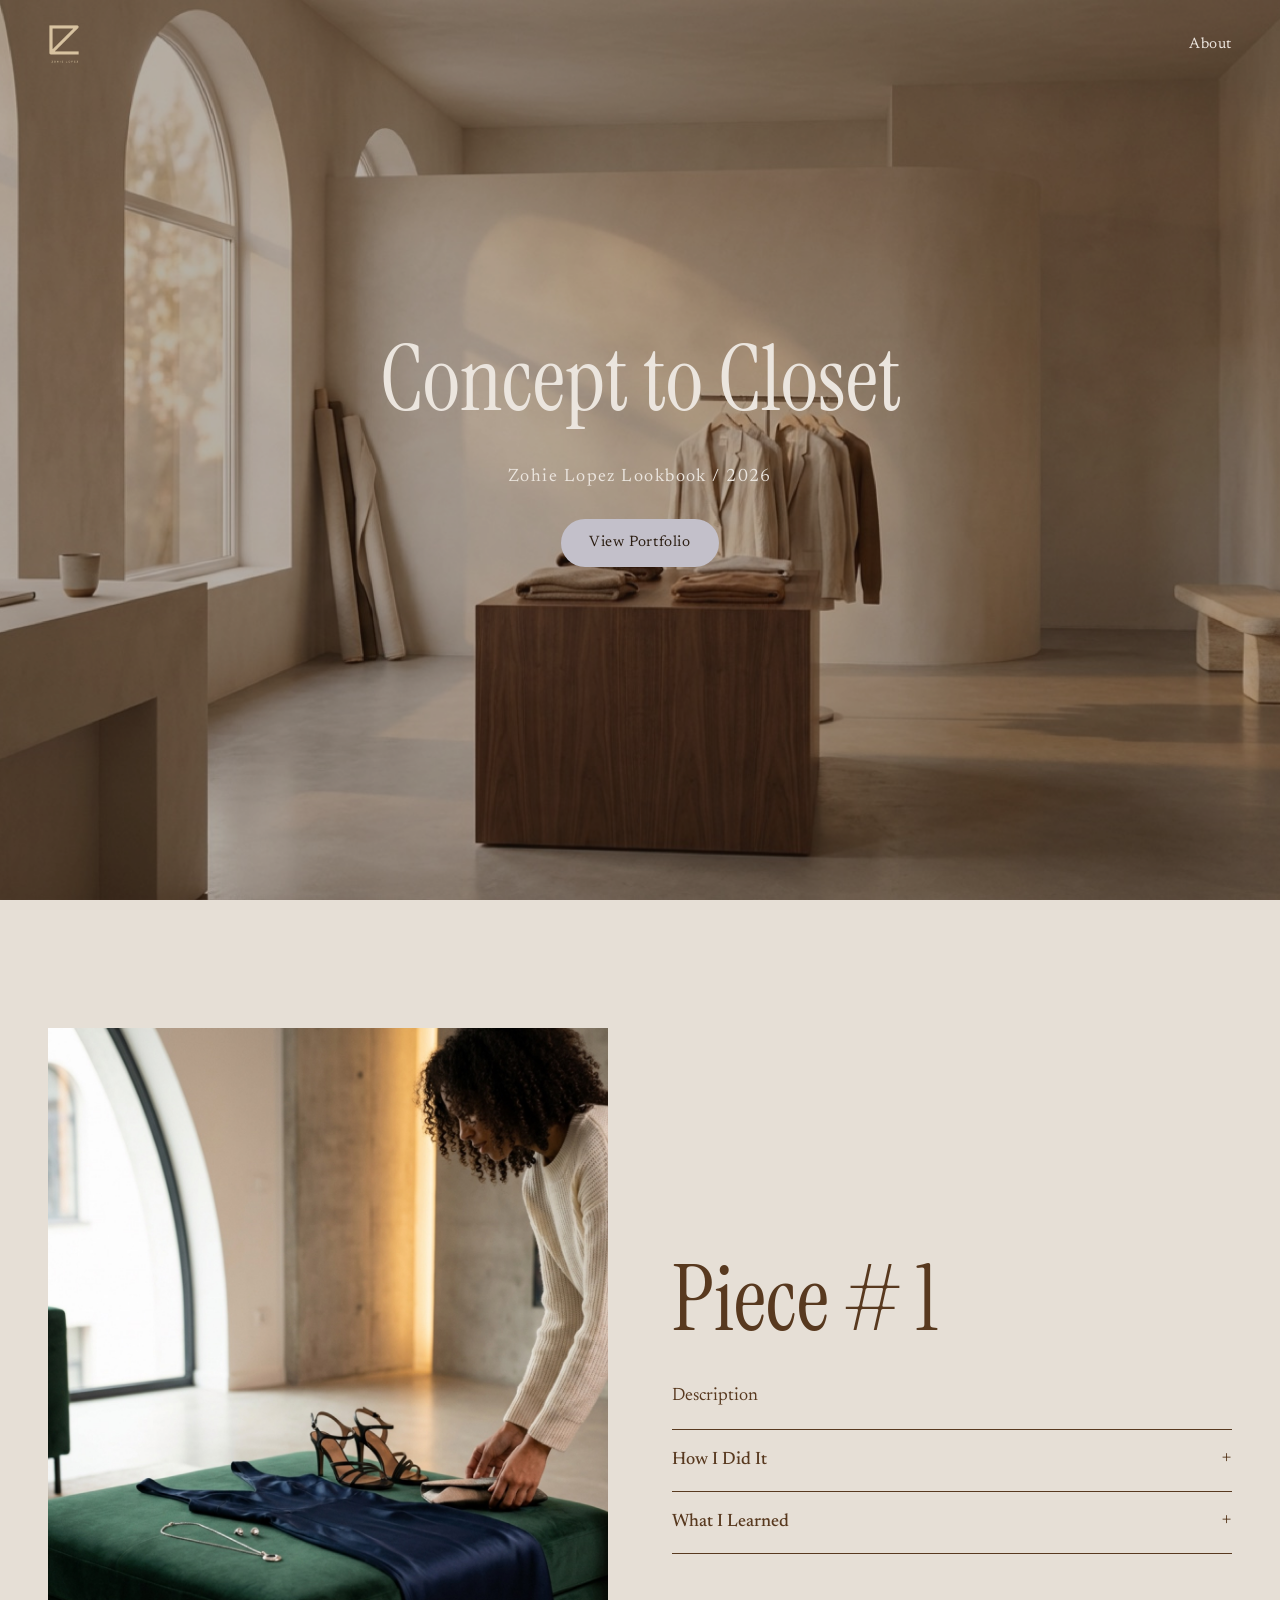
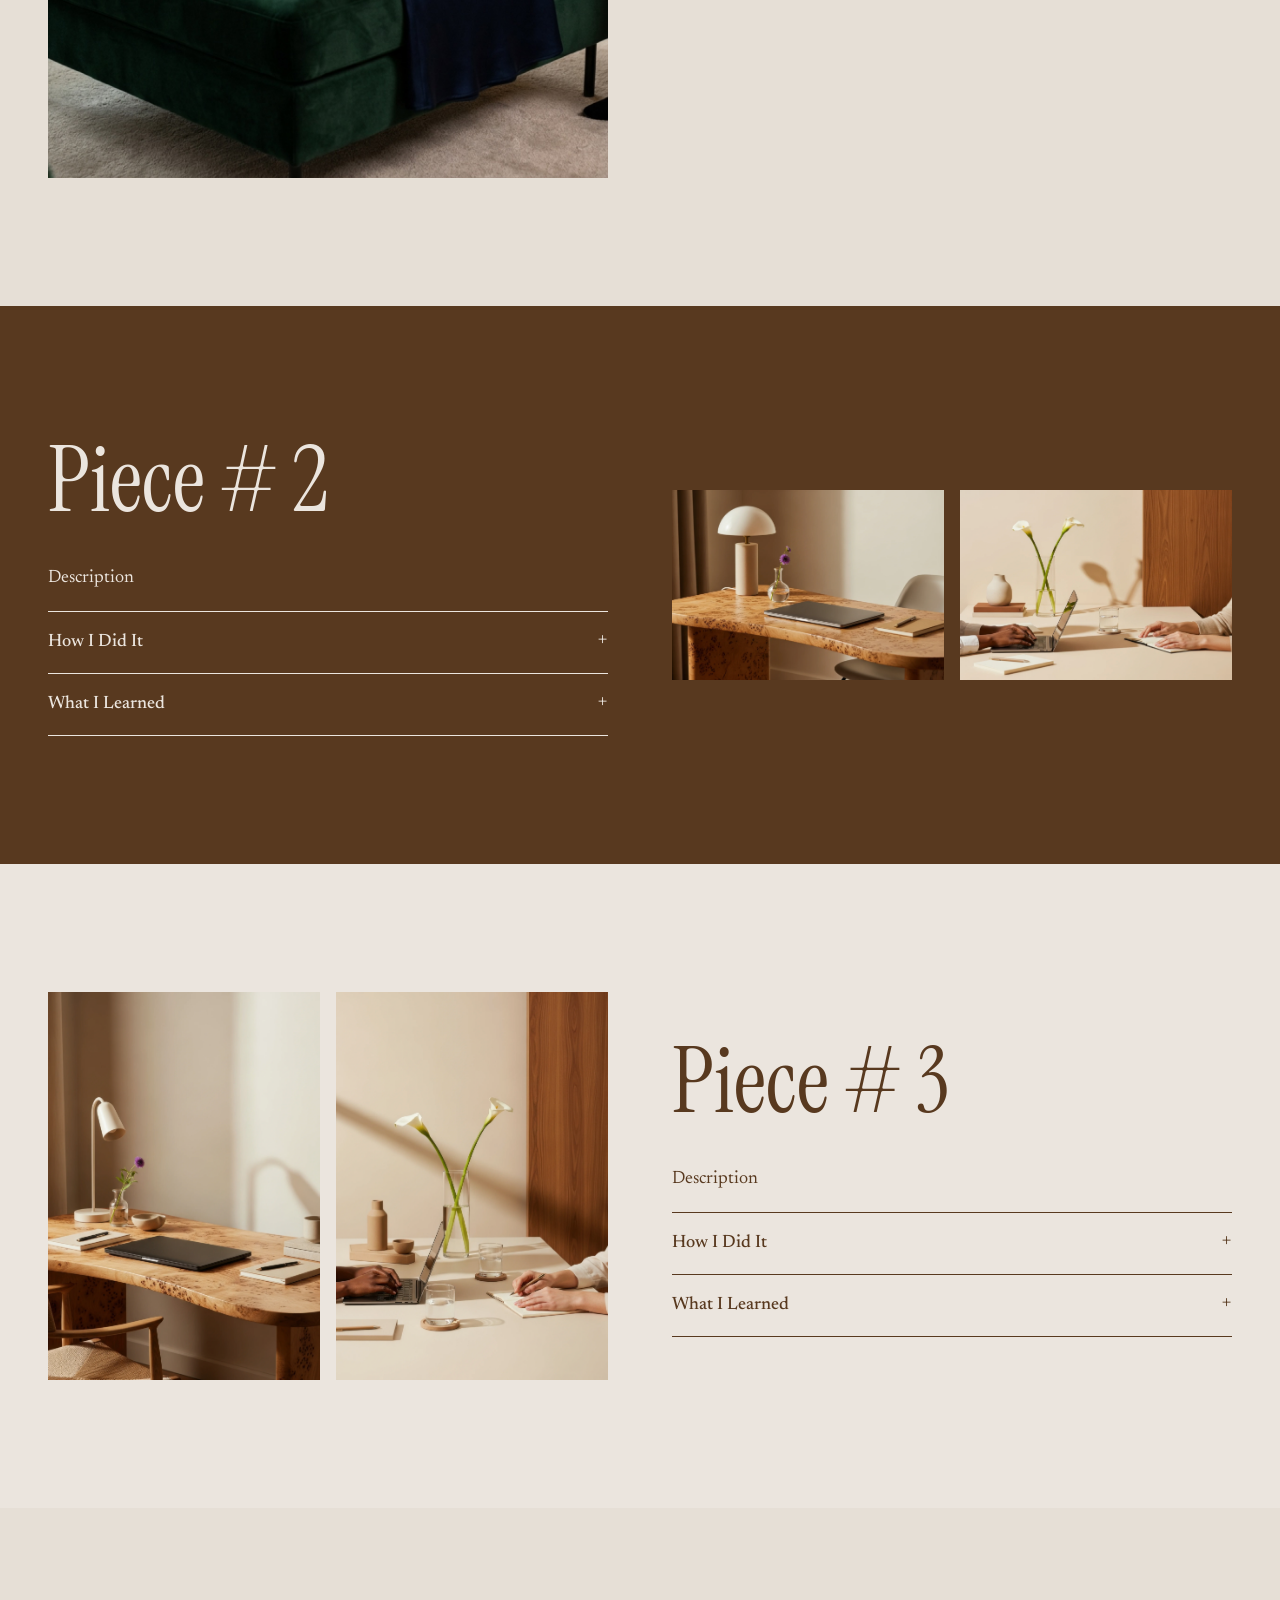
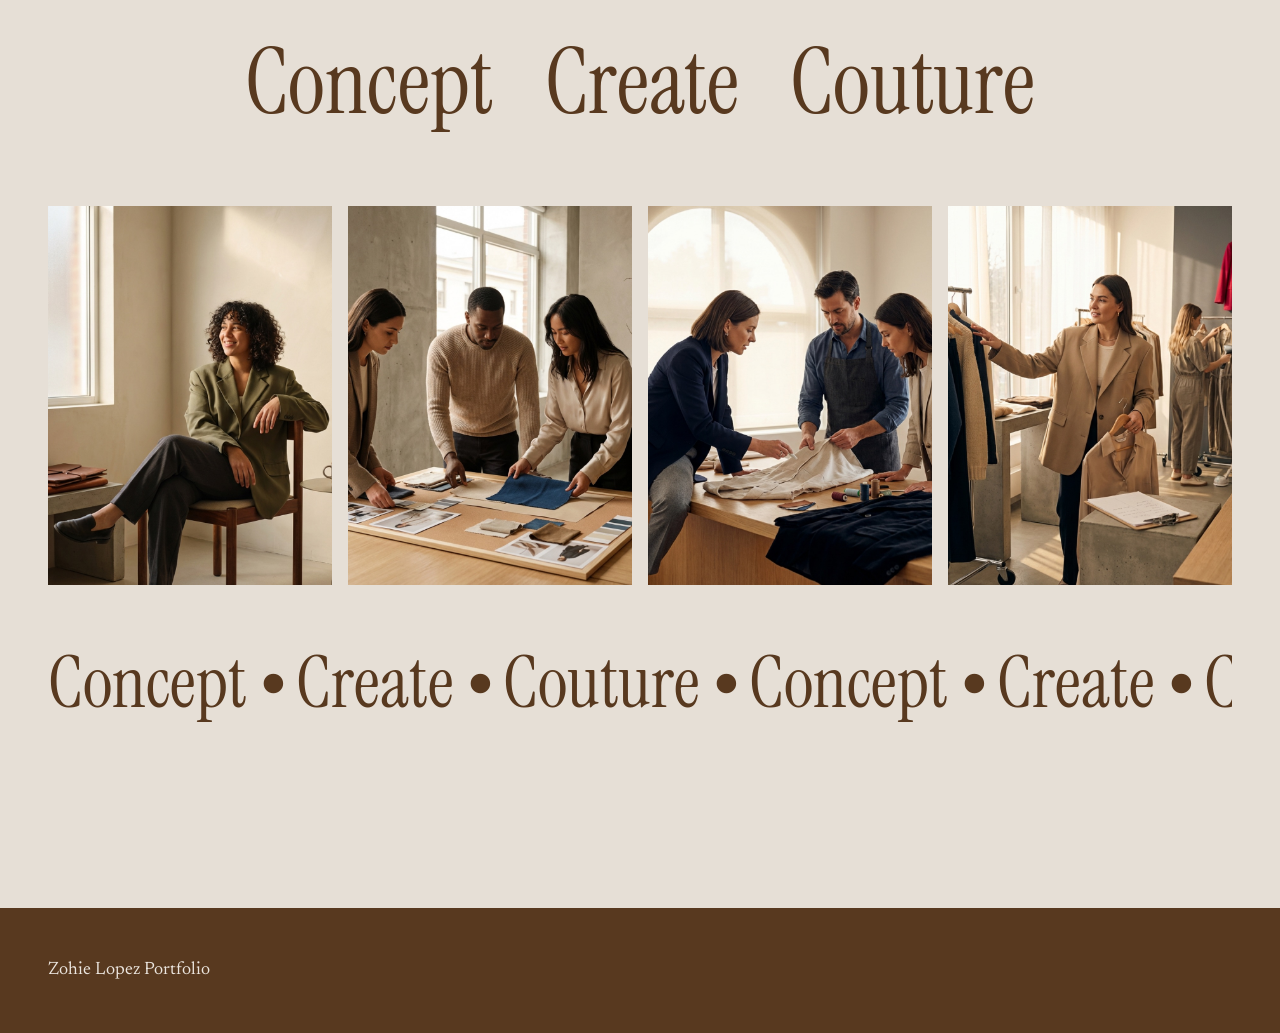
<file: index.html>
<!doctype html>
<html lang="en">
<head>
<meta charset="utf-8">
<meta name="viewport" content="width=device-width, initial-scale=1">
<title>Zohie Lopez</title>
<link rel="preconnect" href="https://fonts.googleapis.com">
<link rel="preconnect" href="https://fonts.gstatic.com" crossorigin>
<link href="https://fonts.googleapis.com/css2?family=Instrument+Serif&family=Newsreader:opsz,wght@6..72,400;6..72,500&display=swap" rel="stylesheet">
<link rel="stylesheet" href="style.css">
</head>
<body>
<div class="hero-wrap" style="position:relative">
<header class="site-header over">
  <a class="logo" href="index.html"><img src="images/zohie-01-zohie_lopez_logo_tan.png" alt="Zohie Lopez"></a>
  <nav class="nav">
    <a href="about.html">About</a>
  </nav>
</header>
<section class="hero" style="background-image:url('images/zohie-02-imgg-gg3p-BCHV-V-98c834d2.jpg')">
  <div class="wrap">
    <h1>Concept to Closet</h1>
    <p>Zohie Lopez Lookbook / 2026</p>
    <a class="btn" href="#portfolio">View Portfolio</a>
  </div>
</section>
</div>
<div id="portfolio"></div>
<section class="piece theme-light">
  <div class="wrap">
    <div class="media"><img src="images/zohie-03-imgg-gg3p-BCHV-X-960a841d.jpg" alt="Piece 1" loading="lazy"></div>
    <div>
      <h1>Piece # 1</h1>
      <p>Description</p>
      <details><summary><h4>How I Did It</h4></summary><p>How I Did It description</p></details>
      <details><summary><h4>What I Learned</h4></summary><p>What I Learned description</p></details>
    </div>
  </div>
</section>
<section class="piece theme-dark flip">
  <div class="wrap">
    <div class="media two"><img src="images/zohie-04-imgg-demo-hNKPmLKj.png" alt="Piece 2" loading="lazy"><img src="images/zohie-05-imgg-demo-Zr0XVdxX.png" alt="Piece 2" loading="lazy"></div>
    <div>
      <h1>Piece # 2</h1>
      <p>Description</p>
      <details><summary><h4>How I Did It</h4></summary><p>How I Did It description</p></details>
      <details><summary><h4>What I Learned</h4></summary><p>What I Learned description</p></details>
    </div>
  </div>
</section>
<section class="piece theme-white">
  <div class="wrap">
    <div class="media two"><img src="images/zohie-06-imgg-demo-3IRmPeSt.png" alt="Piece 3" loading="lazy"><img src="images/zohie-07-imgg-demo-rPwZj1Tr.png" alt="Piece 3" loading="lazy"></div>
    <div>
      <h1>Piece # 3</h1>
      <p>Description</p>
      <details><summary><h4>How I Did It</h4></summary><p>How I Did It description</p></details>
      <details><summary><h4>What I Learned</h4></summary><p>What I Learned description</p></details>
    </div>
  </div>
</section>
<section class="pillars theme-light">
  <div class="wrap">
    <div class="words"><h1>Concept</h1><h1>Create</h1><h1>Couture</h1></div>
    <div class="grid">
      <img src="images/zohie-08-imgg-gg3p-BCHV-V-8cb1a9a5.jpg" alt="" loading="lazy">
      <img src="images/zohie-09-imgg-gg3p-BCHV-V-685bbb94.jpg" alt="" loading="lazy">
      <img src="images/zohie-10-imgg-gg3p-BCHV-W-c381d3de.jpg" alt="" loading="lazy">
      <img src="images/zohie-11-imgg-gg3p-BCHV-W-772ba1b8.jpg" alt="" loading="lazy">
    </div>
    <div class="marquee" aria-hidden="true"><span>Concept ⦁ Create ⦁ Couture ⦁ Concept ⦁ Create ⦁ Couture ⦁ Concept ⦁ Create ⦁ Couture ⦁ Concept ⦁ Create ⦁ Couture ⦁&nbsp;</span></div>
  </div>
</section>
<footer>
  <div class="wrap">
    <span>Zohie Lopez Portfolio</span>
  </div>
</footer>
</body>
</html>
</file>
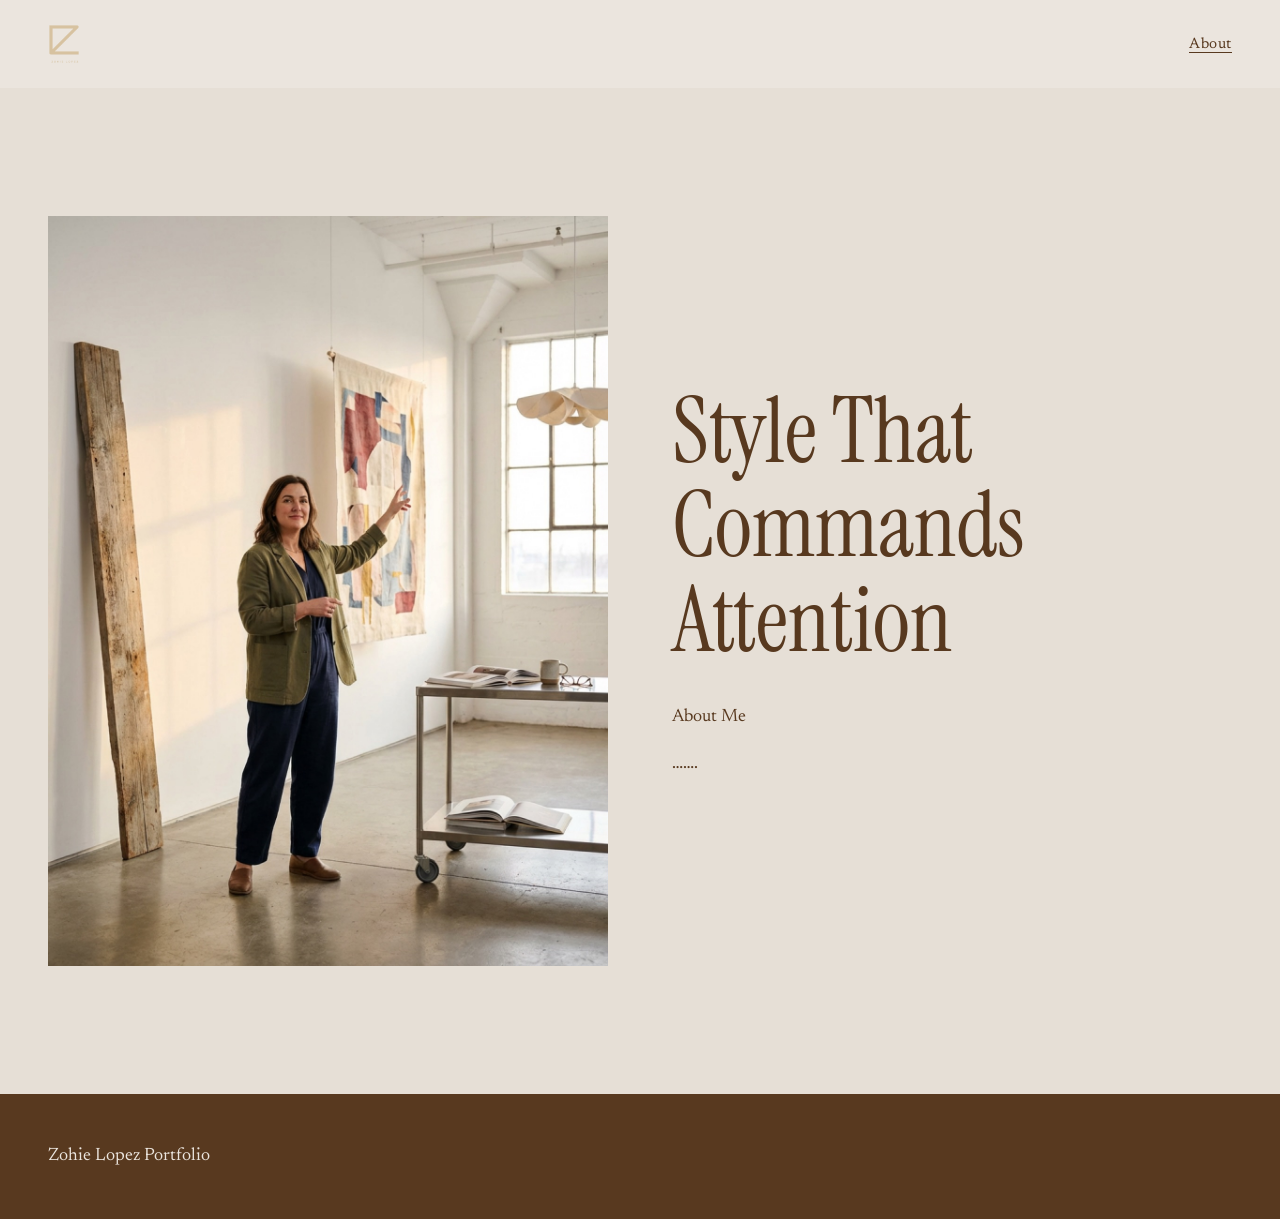
<file: about.html>
<!doctype html>
<html lang="en">
<head>
<meta charset="utf-8">
<meta name="viewport" content="width=device-width, initial-scale=1">
<title>About — Zohie Lopez</title>
<link rel="preconnect" href="https://fonts.googleapis.com">
<link rel="preconnect" href="https://fonts.gstatic.com" crossorigin>
<link href="https://fonts.googleapis.com/css2?family=Instrument+Serif&family=Newsreader:opsz,wght@6..72,400;6..72,500&display=swap" rel="stylesheet">
<link rel="stylesheet" href="style.css">
</head>
<body>
<header class="site-header solid">
  <a class="logo" href="index.html"><img src="images/zohie-01-zohie_lopez_logo_tan.png" alt="Zohie Lopez"></a>
  <nav class="nav">
    <a href="about.html" aria-current="page">About</a>
  </nav>
</header>
<section class="split theme-light">
  <div class="wrap">
    <img src="images/zohie-12-imgg-gg3p-BCHV-W-b992476a.jpg" alt="Zohie Lopez">
    <div>
      <h1>Style That Commands Attention</h1>
      <p>About Me</p>
      <p>…….</p>
    </div>
  </div>
</section>
<footer>
  <div class="wrap">
    <span>Zohie Lopez Portfolio</span>
  </div>
</footer>
</body>
</html>
</file>
<file: style.css>
/* Zohie Lopez — portfolio styles (rebuilt from Squarespace) */
:root {
  --cream: #ebe5de;      /* Squarespace "white" */
  --sand: #e6dfd6;       /* light accent */
  --lilac: #c3c0ca;      /* accent */
  --olive: #7d7945;      /* dark accent */
  --brown: #58391f;      /* Squarespace "black" */
  --ink: #2b1d12;
  --serif-display: 'Instrument Serif', Georgia, serif;
  --serif-body: 'Newsreader', Georgia, serif;
  --max: 1200px;
  --gutter: clamp(16px, 4vw, 48px);
}

* { box-sizing: border-box; }
html { scroll-behavior: smooth; }
body {
  margin: 0;
  background: var(--cream);
  color: var(--brown);
  font-family: var(--serif-body);
  font-size: 18px;
  line-height: 1.6;
}
img { max-width: 100%; display: block; }
a { color: inherit; }

/* Header */
.site-header {
  position: absolute; top: 0; left: 0; right: 0; z-index: 10;
  display: flex; justify-content: space-between; align-items: center;
  padding: 24px var(--gutter);
}
.site-header.solid { position: static; background: var(--cream); }
.logo img { height: 40px; width: auto; }
.nav a { margin-left: 28px; text-decoration: none; font-size: 15px; letter-spacing: .04em; }
.nav a:hover, .nav a[aria-current] { text-decoration: underline; text-underline-offset: 4px; }
.over .nav a, .over .logo { color: var(--cream); }

/* Sections */
section { padding: clamp(64px, 10vw, 128px) var(--gutter); }
.wrap { max-width: var(--max); margin: 0 auto; }
h1, h2 { font-family: var(--serif-display); font-weight: 400; line-height: 1.05; margin: 0 0 .4em; }
h1 { font-size: clamp(44px, 7vw, 96px); }
h4 { font-family: var(--serif-body); font-weight: 500; margin: 0; font-size: 18px; }
.theme-light { background: var(--sand); }
.theme-white { background: var(--cream); }
.theme-dark  { background: var(--brown); color: var(--cream); }
.theme-bright { background: var(--olive); color: var(--cream); }

/* Hero */
.hero {
  position: relative; min-height: 100vh; display: grid; place-items: center;
  text-align: center; color: var(--cream);
  background: var(--ink) center/cover no-repeat;
}
.hero::before { content: ""; position: absolute; inset: 0; background: rgba(43,29,18,.35); }
.hero .wrap { position: relative; }
.hero p { letter-spacing: .08em; margin: 0 0 28px; }

.btn {
  display: inline-block; padding: 12px 28px; border-radius: 999px;
  background: var(--lilac); color: var(--ink); text-decoration: none;
  font-size: 15px; letter-spacing: .04em; border: 0; cursor: pointer; font-family: inherit;
}
.btn:hover { background: var(--cream); }

/* Portfolio pieces */
.piece .wrap { display: grid; gap: clamp(32px, 5vw, 72px); grid-template-columns: 1fr 1fr; align-items: center; }
.piece.flip .media { order: 2; }
.piece .media { display: grid; gap: 16px; }
.piece .media.two { grid-template-columns: 1fr 1fr; }
.piece img { width: 100%; height: auto; object-fit: cover; }

details { border-top: 1px solid currentColor; padding: 16px 0; }
details:last-of-type { border-bottom: 1px solid currentColor; }
summary { cursor: pointer; list-style: none; display: flex; justify-content: space-between; }
summary::-webkit-details-marker { display: none; }
summary::after { content: "+"; font-size: 22px; line-height: 1; }
details[open] summary::after { content: "–"; }
details p { margin: 12px 0 0; }

/* Concept / Create / Couture */
.pillars { text-align: center; }
.pillars .grid { display: grid; grid-template-columns: repeat(4, 1fr); gap: 16px; margin: 40px 0; }
.pillars .grid img { aspect-ratio: 3/4; object-fit: cover; width: 100%; }
.pillars .words { display: flex; justify-content: center; gap: clamp(16px, 4vw, 64px); flex-wrap: wrap; }
.marquee { overflow: hidden; white-space: nowrap; font-family: var(--serif-display); font-size: clamp(36px, 6vw, 72px); margin: 24px 0 40px; }
.marquee span { display: inline-block; animation: scroll 24s linear infinite; }
@keyframes scroll { to { transform: translateX(-50%); } }
@media (prefers-reduced-motion: reduce) { .marquee span { animation: none; } }

/* About / Contact */
.split .wrap { display: grid; grid-template-columns: 1fr 1fr; gap: clamp(32px, 5vw, 72px); align-items: center; }
.cta { text-align: center; }

form { display: grid; gap: 16px; }
label { display: grid; gap: 6px; font-size: 15px; }
input, textarea {
  font: inherit; padding: 12px 14px; border: 1px solid var(--brown);
  background: transparent; color: inherit; border-radius: 4px;
}
textarea { min-height: 140px; resize: vertical; }

/* Footer */
footer { background: var(--brown); color: var(--cream); padding: 48px var(--gutter); }
footer .wrap { display: flex; justify-content: space-between; flex-wrap: wrap; gap: 16px; }

/* Mobile */
@media (max-width: 767px) {
  .piece .wrap, .split .wrap { grid-template-columns: 1fr; }
  .piece.flip .media { order: 0; }
  .pillars .grid { grid-template-columns: 1fr 1fr; }
  .nav a { margin-left: 16px; }
}
</file>
